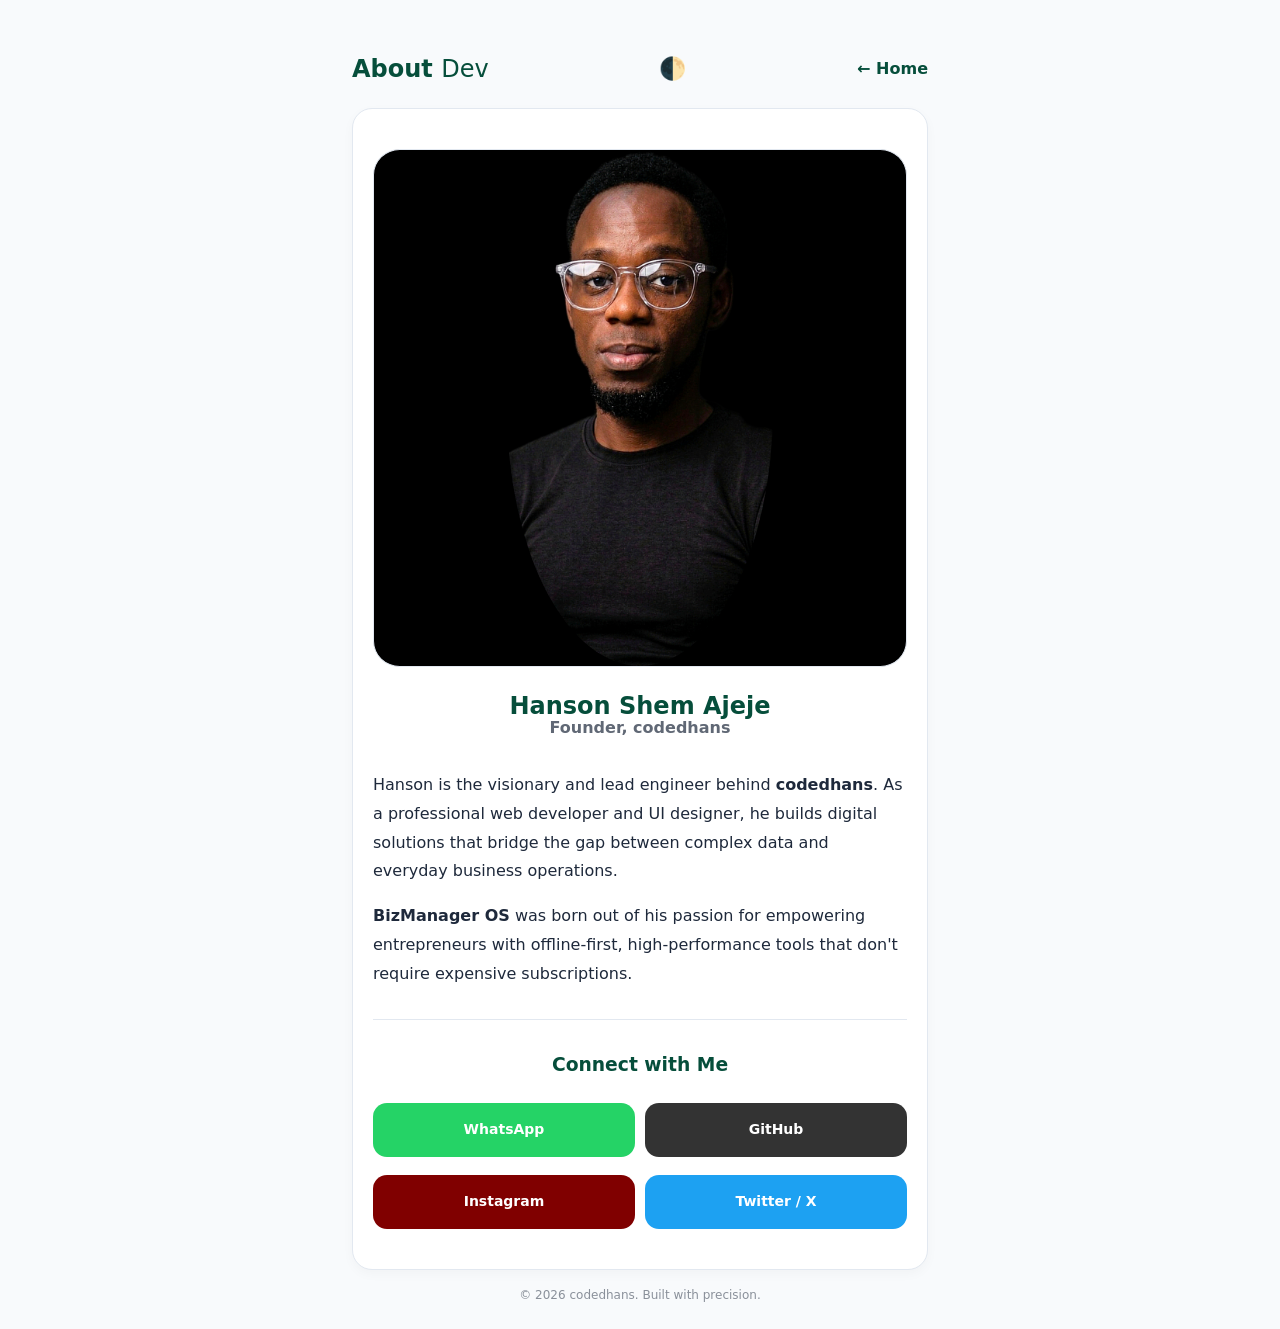
<file: about.html>
<!DOCTYPE html>
<html lang="en">
<head>
    <meta charset="UTF-8">
    <meta name="viewport" content="width=device-width, initial-scale=1.0">
    <title>About Developer | codedhans</title>
    <link rel="stylesheet" href="style.css">
</head>
<body>
    <nav class="flex-between">
        <h1 class="forest-text">About <span style="font-weight:300">Dev</span></h1>
        <button onclick="toggleDarkMode()" style="background:none; border:none; font-size:22px; cursor:pointer;">🌓</button>
        <a href="index.html" class="forest-text" style="text-decoration:none; font-weight:bold;">← Home</a>
    </nav>

    <div class="card" style="text-align: center; padding: 40px 20px;">
        <div style="width: 250; height: auto; background: #000; border-radius: 5%; margin: 0 auto 20px; display: flex; align-items: center; justify-content: center; color: white; font-size: 40px; font-weight: bold; border: 1px solid var(--border);">
     <img src="images/mypic.png" alt="BizManager developer img" class="my-img">     </div>
        <h2 class="forest-text">Hanson Shem Ajeje</h2>
        <p style="font-weight: 600; margin-top: -10px; opacity: 0.7;">Founder, codedhans</p>
        
        <div style="text-align: left; margin-top: 30px; line-height: 1.8;">
            <p>Hanson is the visionary and lead engineer behind <b>codedhans</b>. As a professional web developer and UI designer, he builds digital solutions that bridge the gap between complex data and everyday business operations.</p>
            <p><b>BizManager OS</b> was born out of his passion for empowering entrepreneurs with offline-first, high-performance tools that don't require expensive subscriptions.</p>
        </div>

        <hr style="margin: 30px 0; border: 0; border-top: 1px solid var(--border);">

        <h3 class="forest-text">Connect with Me</h3>
        <div style="display: grid; grid-template-columns: 1fr 1fr; gap: 10px; margin-top: 15px;">
            <a href="https://wa.me/2347065383220" class="btn-main" style="text-decoration:none; background:#25d366; display:flex; align-items:center; justify-content:center; font-size:14px;">WhatsApp</a>
            <a href="https://github.com/codedhans" class="btn-main" style="text-decoration:none; background:#333; display:flex; align-items:center; justify-content:center; font-size:14px;">GitHub</a>
            <a href="https://www.instagram.com/codedhans?igsh=MWhocGRpaDJqbm4wNA==" class="btn-main" style="text-decoration:none; background: maroon; display:flex; align-items:center; justify-content:center; font-size:14px;">Instagram</a>
            <a href="https://x.com/codedhans" class="btn-main" style="text-decoration:none; background:#1da1f2; display:flex; align-items:center; justify-content:center; font-size:14px;">Twitter / X</a>
        </div>
    </div>

    <p style="text-align: center; font-size: 12px; opacity: 0.5;">© 2026 codedhans. Built with precision.</p>
    <script src="script.js"></script>
</body>

</html>
</file>
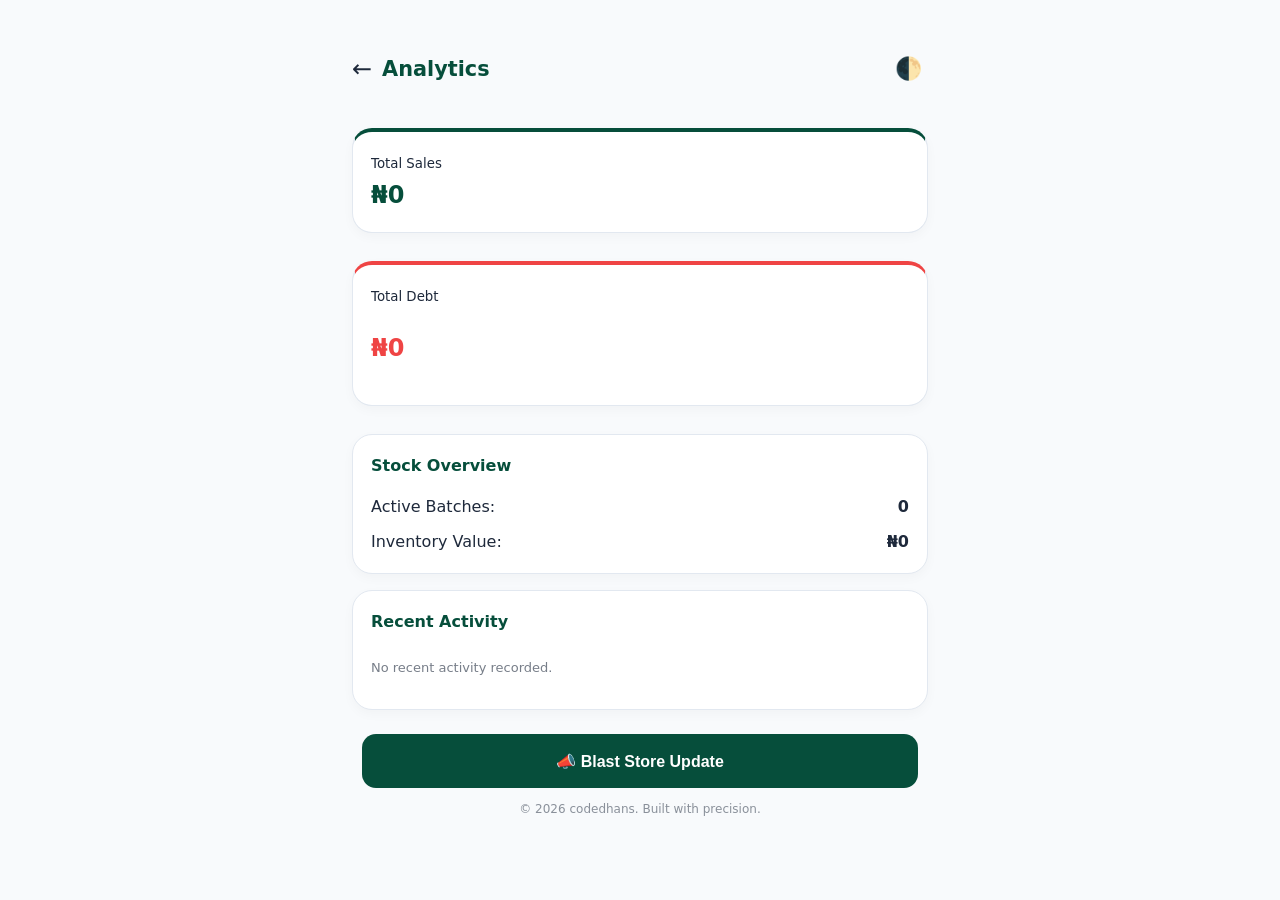
<file: dashboard.html>
<!DOCTYPE html>
<html lang="en">
<head>
    <meta charset="UTF-8">
    <meta name="viewport" content="width=device-width, initial-scale=1.0">
    <title>Dashboard | BizManager OS</title>
    <link rel="stylesheet" href="style.css">
</head>
<body>

    <nav class="flex-between">
        <div style="display:flex; align-items:center; gap:10px;">
            <a href="index.html" style="text-decoration:none; font-size:24px; color:var(--text);">←</a>
            <h1 class="forest-text" style="font-size:1.3rem;">Analytics</h1>
        </div>
        <button onclick="toggleDarkMode()" style="background:none; border:none; font-size:22px; cursor:pointer;">🌓</button>
    </nav>

    <div class="grid-2" style="margin-top:20px;">
        <div class="card" style="border-top: 4px solid var(--forest);">
            <small>Total Sales</small>
            <h2 id="stat-sales" class="forest-text">₦0</h2>
        </div>
        <div class="card" style="border-top: 4px solid #ef4444;">
            <small>Total Debt</small>
            <h2 id="stat-debt" style="color:#ef4444;">₦0</h2>
        </div>
    </div>

    <div class="card">
        <h2 class="forest-text" style="font-size:1rem; margin-bottom:15px;">Stock Overview</h2>
        <div class="flex-between" style="margin-bottom:10px;">
            <span>Active Batches:</span>
            <b id="stat-batches">0</b>
        </div>
        <div class="flex-between">
            <span>Inventory Value:</span>
            <b id="stat-inv-value">₦0</b>
        </div>
    </div>

    <div class="card">
        <h2 class="forest-text" style="font-size:1rem; margin-bottom:10px;">Recent Activity</h2>
        <div id="activity-log" style="font-size: 13px; max-height: 200px; overflow-y: auto;">
            <p style="opacity:0.6;">No recent activity recorded.</p>
        </div>
    </div>

    <div style="padding:0 10px;">
        <button class="btn-main" onclick="openGlobalBroadcast()">📣 Blast Store Update</button>
    </div>
<p style="text-align: center; font-size: 12px; opacity: 0.5;">© 2026 codedhans. Built with precision.</p>
    <script src="script.js"></script>
    <script>
        // Specific Dashboard Logic
        function loadDashboardStats() {
            // 1. Calculate Sales & Debt
            const totalSales = bizData.sales.reduce((sum, s) => sum + s.total, 0);
            const totalDebt = bizData.sales.reduce((sum, s) => sum + s.debt, 0);
            
            // 2. Calculate Inventory Value
            const invValue = bizData.inventory.reduce((sum, i) => sum + (i.cost * i.qty), 0);

            // 3. Update UI
            document.getElementById('stat-sales').innerText = "₦" + totalSales.toLocaleString();
            document.getElementById('stat-debt').innerText = "₦" + totalDebt.toLocaleString();
            document.getElementById('stat-batches').innerText = bizData.inventory.length;
            document.getElementById('stat-inv-value').innerText = "₦" + invValue.toLocaleString();

            // 4. Activity Log (Last 5 actions)
            const logContainer = document.getElementById('activity-log');
            const recentSales = bizData.sales.slice(-5).reverse();
            
            if(recentSales.length > 0) {
                logContainer.innerHTML = recentSales.map(s => `
                    <div style="border-bottom:1px solid var(--border); padding:8px 0;">
                        <b>${s.customer}</b> bought ${s.item || 'stock'} <br>
                        <small style="opacity:0.6">${s.date} - ₦${s.total.toLocaleString()}</small>
                    </div>
                `).join('');
            }
        }

        // Run on load
        window.addEventListener('DOMContentLoaded', () => {
            loadDashboardStats();
        });
    </script>
</body>
      </html>
</file>
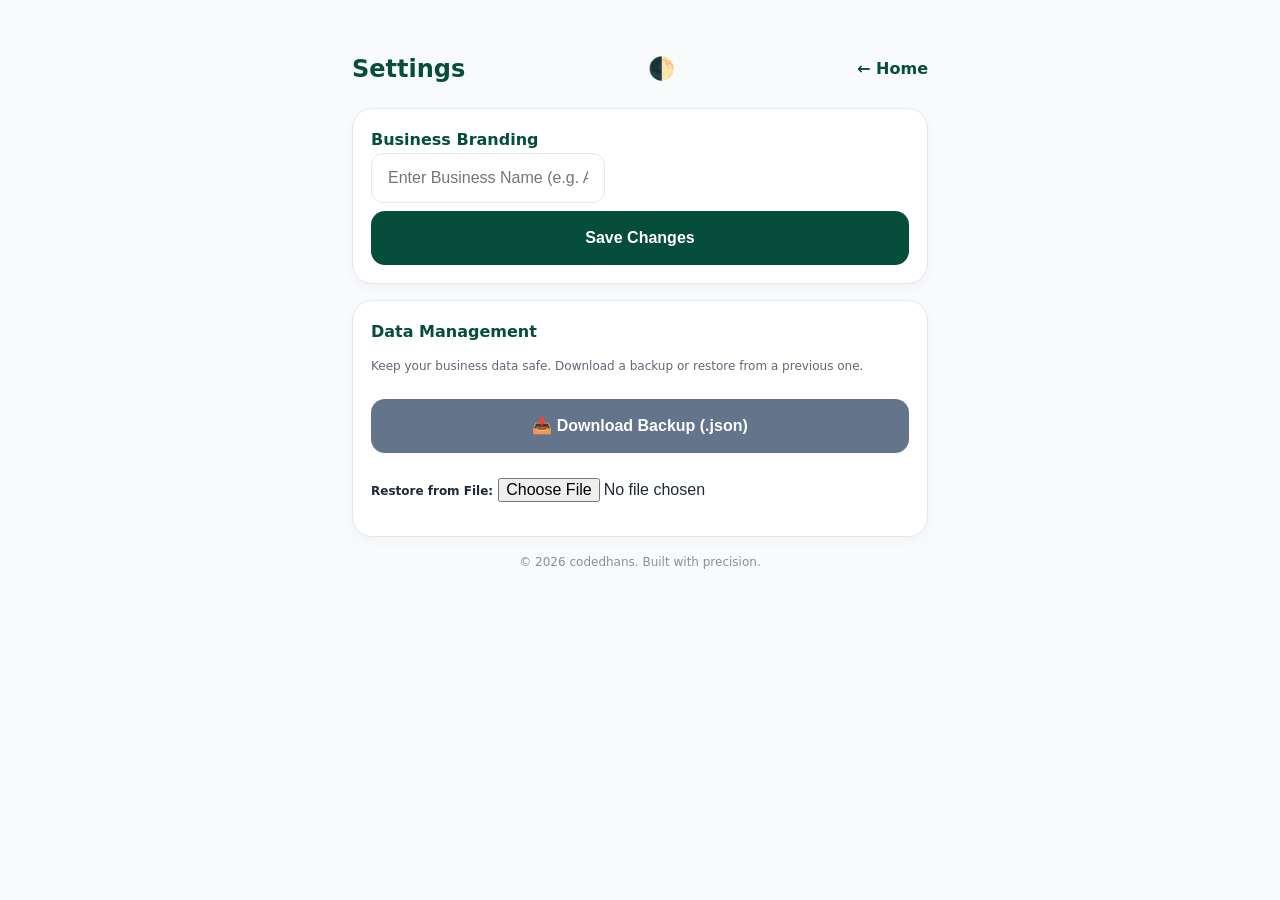
<file: settings.html>
<!DOCTYPE html>
<html lang="en">
<head>
    <meta charset="UTF-8">
    <meta name="viewport" content="width=device-width, initial-scale=1.0">
    <title>Settings | BizManager OS</title>
    <link rel="stylesheet" href="style.css">
</head>
<body>
    <nav class="flex-between">
        <h1 class="forest-text">Settings</h1>
        <button onclick="toggleDarkMode()" style="background:none; border:none; font-size:22px; cursor:pointer;">🌓</button>
        <a href="index.html" class="forest-text" style="text-decoration:none;">← Home</a>
    </nav>

    <div class="card">
        <h2 class="forest-text" style="font-size:1rem;">Business Branding</h2>
        <input type="text" id="bizNameInput" placeholder="Enter Business Name (e.g. Ajeje Stitches)">
        <button class="btn-main" onclick="saveSettings()">Save Changes</button>
    </div>

    <div class="card">
        <h2 class="forest-text" style="font-size:1rem;">Data Management</h2>
        <p style="font-size:12px; opacity:0.7; margin-bottom:15px;">Keep your business data safe. Download a backup or restore from a previous one.</p>
        
        <button class="btn-main" style="background:#64748b;" onclick="exportData()">📥 Download Backup (.json)</button>
        
        <div style="margin-top:15px;">
            <label style="font-size:12px; font-weight:bold;">Restore from File:</label>
            <input type="file" id="importFile" onchange="importData(event)" style="border:none; padding:10px 0;">
        </div>
    </div>
<p style="text-align: center; font-size: 12px; opacity: 0.5;">© 2026 codedhans. Built with precision.</p>
    <script src="script.js"></script>
    <script>
        // Pre-fill existing business name
        document.getElementById('bizNameInput').value = localStorage.getItem('bizName') || "";
    </script>
</body>
  </html>
</file>
<file: style.css>
:root {
    --forest: #064e3b;
    --forest-light: #10b981;
    --bg: #f8fafc;
    --card: #ffffff;
    --text: #1e293b;
    --input-bg: #ffffff;
    --border: #e2e8f0;
}

.dark-mode {
    --bg: #020617;
    --card: #0f172a;
    --text: #f1f5f9;
    --input-bg: #1e293b;
    --forest: #34d399;
    --border: #334155;
}

/* Base Reset */
* { box-sizing: border-box; -webkit-tap-highlight-color: transparent; outline: none; }

body { 
    font-family: 'Inter', system-ui, sans-serif; 
    background: var(--bg); 
    color: var(--text); 
    margin: 0; 
    padding: 12px;
    line-height: 1.6;
    transition: 0.3s ease;
}

/* Navigation */
nav { display: flex; justify-content: space-between; align-items: center; padding: 10px 0 20px; }
.forest-text { color: var(--forest); font-weight: 800; margin: 0; }

/* Card Styling */
.card {
    background: var(--card);
    padding: 18px;
    border-radius: 20px;
    margin-bottom: 16px;
    box-shadow: 0 4px 12px rgba(0, 0, 0, 0.03);
    border: 1px solid var(--border);
}

/* --- THE ORGANIZED INPUT SYSTEM --- */

/* Use this wrapper for every input + mic combo */
.form-group {
    display: flex;
    align-items: center;
    gap: 10px;
    margin-bottom: 12px; /* Consistent vertical spacing */
}

input, select {
    flex: 1;
    height: 50px; /* Standardized height for all inputs */
    padding: 0 16px;
    border-radius: 12px;
    border: 1.5px solid var(--border);
    background: var(--input-bg);
    color: var(--text);
    font-size: 16px;
    transition: border-color 0.2s;
}

input:focus { border-color: var(--forest); }

/* The Mic Button - Now same height as inputs */
.mic-btn {
    width: 50px;
    height: 50px;
    background: var(--forest);
    color: white;
    border: none;
    border-radius: 12px;
    display: flex;
    align-items: center;
    justify-content: center;
    font-size: 18px;
    cursor: pointer;
    flex-shrink: 0; /* Prevents button from squishing */
}

/* Grid for 2-column inputs (Qty, Cost, etc.) */
.grid-2 {
    display: grid;
    grid-template-columns: 1fr ;
    gap: 12px;
    margin-bottom: 12px;
}

/* Buttons */
.btn-main {
    width: 100%;
    height: 54px;
    background: var(--forest);
    color: white;
    border: none;
    border-radius: 14px;
    font-weight: 700;
    font-size: 16px;
    margin-top: 8px;
    cursor: pointer;
}

.btn-toggle {
    width: 100%;
    padding: 14px;
    background: transparent;
    color: var(--forest);
    border: 2px solid var(--forest);
    border-radius: 14px;
    font-weight: 600;
    margin: 10px 0;
}

/* Layout Utilities */
.flex-between { display: flex; justify-content: space-between; align-items: center; }

/* Receipt Modal Styling */
.modal {
    display: none;
    position: fixed;
    z-index: 2000;
    left: 0;
    top: 0;
    width: 100%;
    height: 100%;
    background-color: rgba(0,0,0,0.8);
    padding: 20px;
}

.receipt-paper {
    background: #fff;
    color: #000;
    max-width: 350px;
    margin: 0 auto;
    padding: 30px 20px;
    font-family: 'Courier New', Courier, monospace; /* Classic receipt font */
    box-shadow: 0 10px 25px rgba(0,0,0,0.5);
    border-top: 8px solid var(--forest);
}

.receipt-header { text-align: center; border-bottom: 1px dashed #000; padding-bottom: 15px; }
.receipt-body { margin: 20px 0; }
.receipt-row { display: flex; justify-content: space-between; margin-bottom: 8px; }
.receipt-footer { text-align: center; border-top: 1px dashed #000; padding-top: 15px; font-size: 12px; }

.receipt-btns {
    display: flex;
    gap: 10px;
    max-width: 350px;
    margin: 20px auto;
}

.my-img{
   width: 50%;
   height: 50%;
   border-radius: 50%;
}


.empty-state {
    text-align: center;
    padding: 40px 20px;
    opacity: 0.8;
}

.empty-state-icon {
    font-size: 50px;
    margin-bottom: 15px;
    display: block;
}

.welcome-card {
    background: var(--forest);
    color: white;
    padding: 20px;
    border-radius: 12px;
    margin-bottom: 20px;
}







/* Desktop View */
@media (min-width: 768px) {
    body { max-width: 600px; margin: 0 auto; padding-top: 40px; }
  }
</file>
